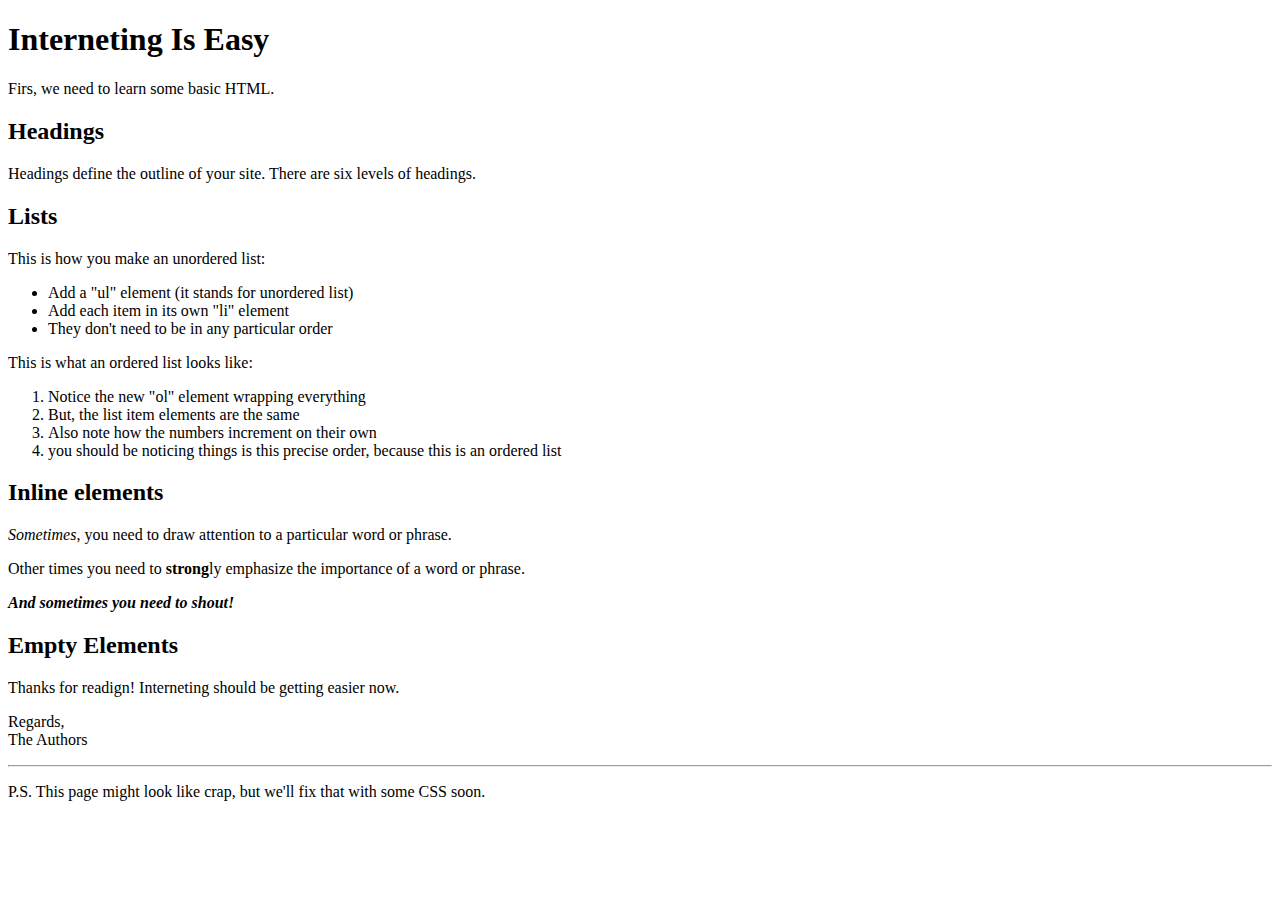
<file: main/index.html>
<!DOCTYPE html>
<html lang="en">
<head>
    <meta charset="UTF-8">
    <meta name="viewport" content="width=device-width, initial-scale=1.0">
    <title>Internetting Is Hard</title>
</head>
<body>
    <h1>Interneting Is Easy</h1>
    <p>Firs, we need to learn some basic HTML.</p>

    <h2>Headings</h2>
    <p>Headings define the outline of your site. There are six levels of headings.</p>

    <h2>Lists</h2>
    <p>This is how you make an unordered list:</p>

    <ul>
      <li>Add a "ul" element (it stands for unordered list) </li>
      <li>Add each item in its own "li" element</li>
      <li>They don't need to be in any particular order</li>
    </ul>

    <p>This is what an ordered list looks like:</p>

    <ol>
      <li>Notice the new "ol" element wrapping everything</li>
      <li>But, the list item elements are the same</li>
      <li>Also note how the numbers increment on their own</li>
      <li>you should be noticing things is this precise order, because this is an ordered list</li>
    </ol>

    <h2>Inline elements</h2>

    <p><em>Sometimes</em>, you need to draw attention to a particular word or phrase.</p>
    <p>Other times you need to <strong>strong</strong>ly emphasize the importance of a word or phrase.</p>
    <p><em><strong>And sometimes you need to shout!</strong></em></p>

    <h2>Empty Elements</h2>

    <p>Thanks for readign! Interneting should be getting easier now.</p>

    <p>Regards, <br/>
      The Authors</p>

    <hr/>

    <p>P.S. This page might look like crap, but we'll fix that with some CSS soon.</p>
    

  </body>
</html>
</file>
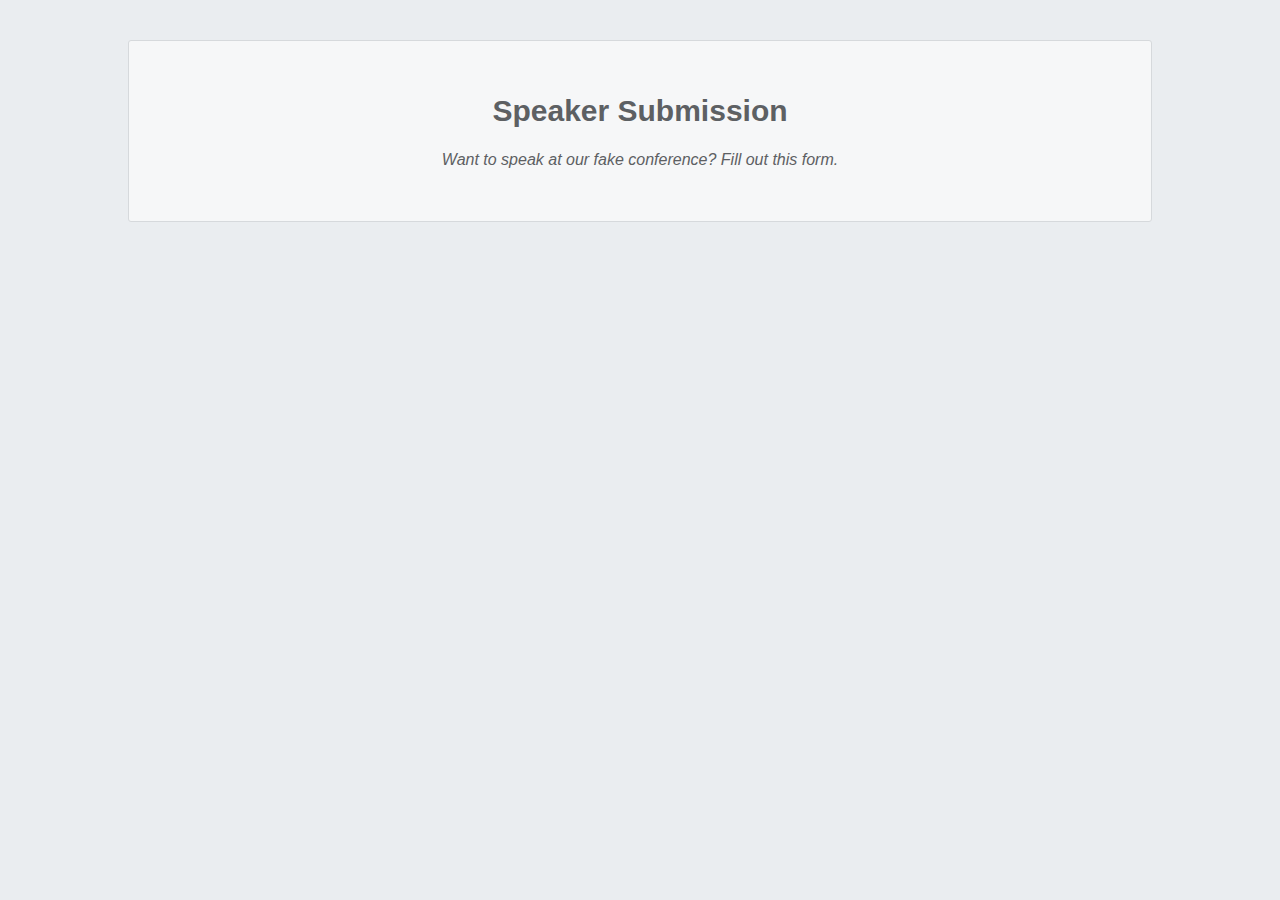
<file: forms/speaker-submission.html>
<!doctype html>
<html lang="en">
<head>
    <meta charset="UTF-8">
    <meta name="viewport"
          content="width=device-width, user-scalable=no, initial-scale=1.0, maximum-scale=1.0, minimum-scale=1.0">
    <meta http-equiv="X-UA-Compatible" content="ie=edge">
    <title>Speaker Submission</title>
    <link rel="stylesheet" href="styles.css" />
</head>
<body>
    <header class="speaker-form-header">
        <h1>Speaker Submission</h1>
        <p><em>Want to speak at our fake conference? Fill out this form.</em></p>
    </header>
</body>
</html>
</file>
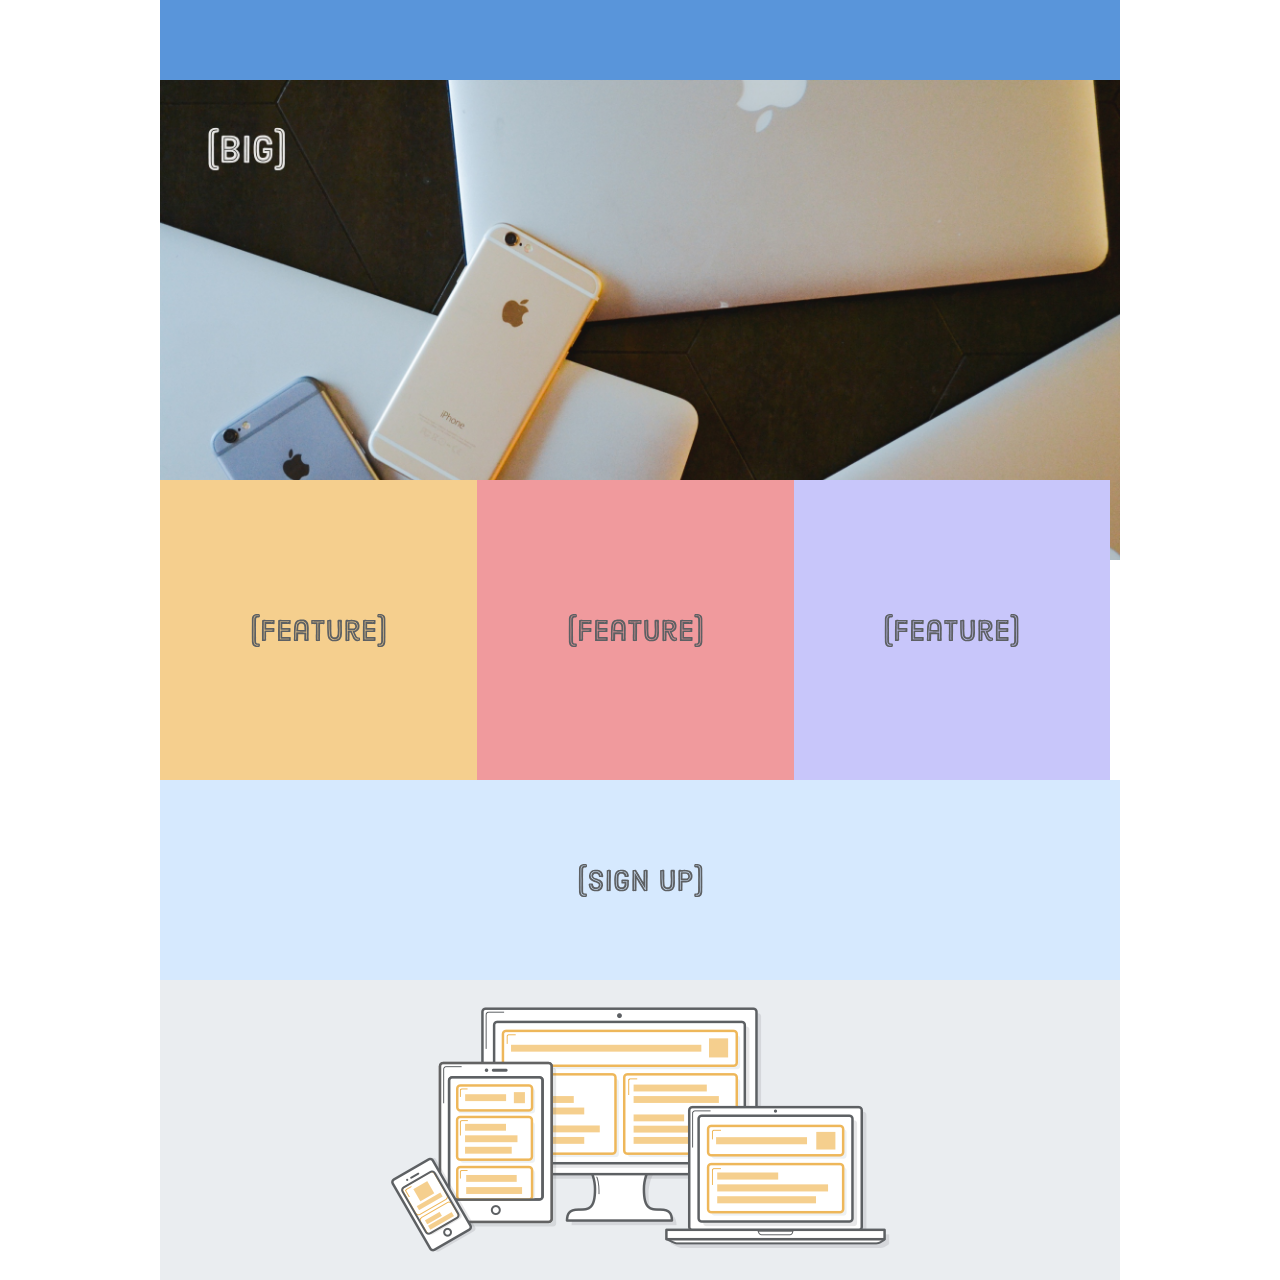
<file: responsive-design/responsive.html>
<!DOCTYPE html>
<html lang="en">
<head>
    <meta charset="UTF-8">
    <meta http-equiv="X-UA-Compatible" content="IE=edge">
    <meta name="viewport" content="width=device-width, initial-scale=1.0, maximum-scale=1.0" />
    <title>Responsive Design</title>
    <link href="styles.css" rel="stylesheet"/>
</head>
<body>
    <div class="page">
        <div class="section menu"></div>
        <div class="section header">
            <div class="photo">
                <picture>
                    <source media="(min-width: 401px)"
                            srcset="images/photo-big.jpg" />
                    <source media="(max-width: 400px)" srcset="images/photo-tall.jpg" />
                    <img src="images/photo-small.jpg" />
                </picture>
                <!--<img src="images/photo-small.jpg" srcset="images/photo-big.jpg 2000w, images/photo-small.jpg 1000w" sizes="(min-width: 960px) 960px, 100vw" />-->
            </div>
        </div>
        <div class="section content">
            <div class="illustration">
                <img src="images/illustration-small.png" srcset="images/illustration-small.png 1x, images/illustration-big.png 2x" style="max-width: 500px"/>
            </div>
        </div>
        <div class="section sign-up">
            <img src="images/sign-up.svg"/>
        </div>
        <div class="section feature-1">
            <img src="images/feature.svg"/>
        </div>
        <div class="section feature-2">
            <img src="images/feature.svg"/>
        </div>
        <div class="section feature-3">
            <img src="images/feature.svg"/>
        </div>
    </div>
</body>
</html>
</file>
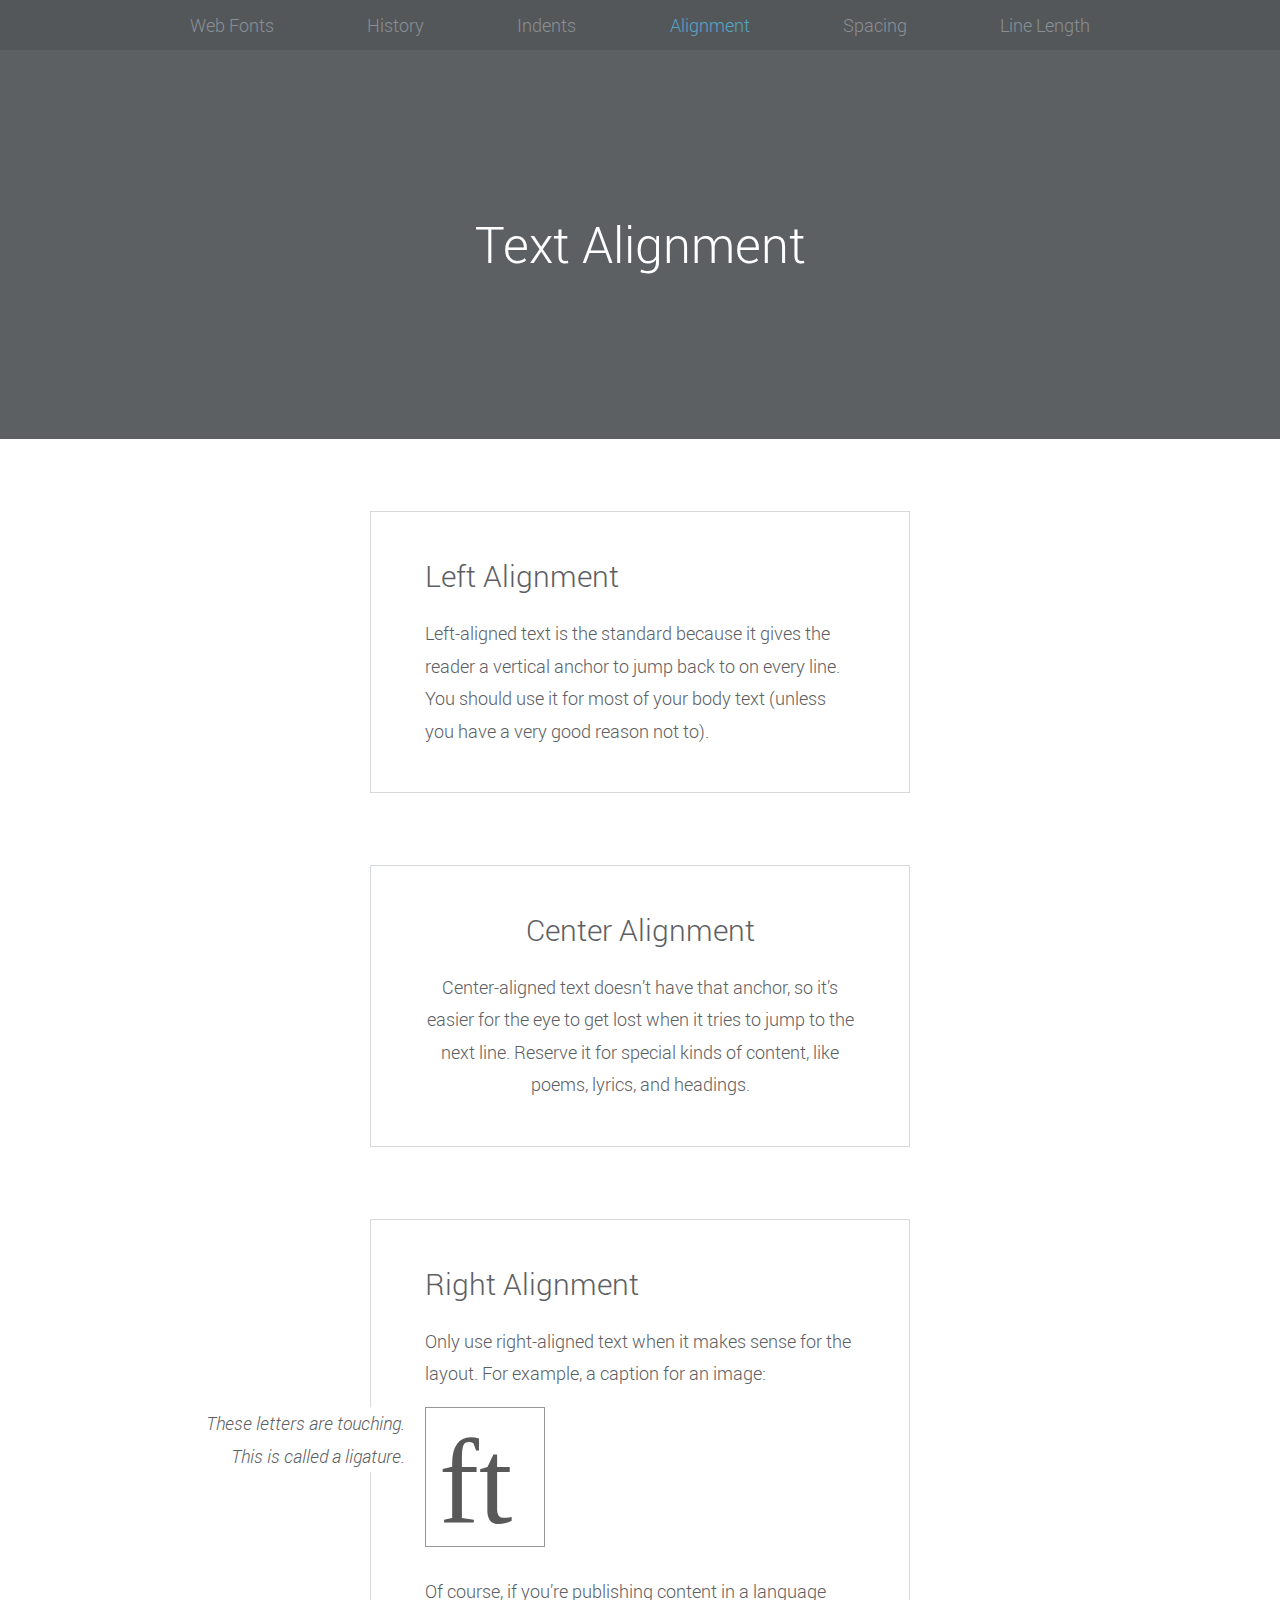
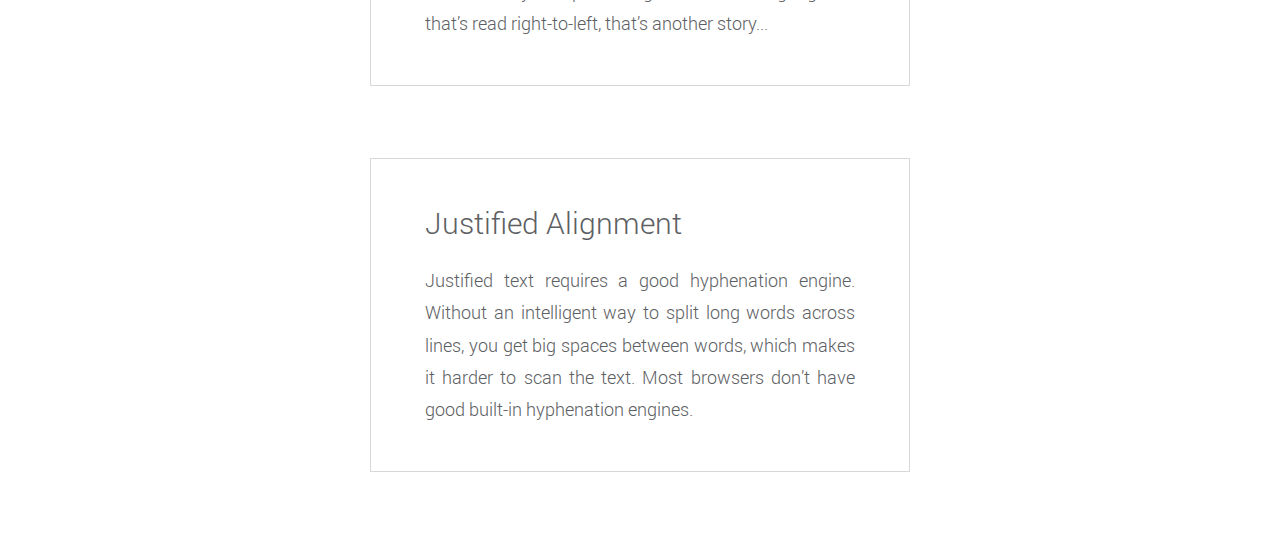
<file: web-typography/alignment.html>
<!DOCTYPE html>
<html lang='en'>
<head>
  <meta charset='UTF-8'/>
  <title>Text Alignment</title>
  <link rel='stylesheet' href='typo.css'/>
  <style>
    .left {
      text-align: left;
    }
    .center {
      text-align: center;
    }
    figcaption {
      display: none;
    }
    .justify {
      text-align: justify;
    }
    @media only screen and (min-width: 900px) {
      figure {
        position: relative;
      }
      figcaption {
        display: block;

        font-style: italic;
        text-align: right;
        background-color: #FFFFFF;

        position: absolute;
        left: -220px;
        width: 200px;
      }
    }
  </style>
</head>
<body>

<header>
  <nav>
    <ul>
      <li><a href='web-fonts.html'>Web Fonts</a></li>
      <li><a href='history.html'>History</a></li>
      <li><a href='indents.html'>Indents</a></li>
      <li class='selected'>Alignment</li>
      <li><a href='spacing.html'>Spacing</a></li>
      <li><a href='line-length.html'>Line Length</a></li>
    </ul>
  </nav>
  <div class='hero'>
    <h1>Text Alignment</h1>
  </div>
</header>

<div class='page'>

  <section class='section section--gray left'>
    <h2>Left Alignment</h2>

    <p>Left-aligned text is the standard because it gives the reader a vertical
    anchor to jump back to on every line. You should use it for most of your body
    text (unless you have a very good reason not to).</p>

  </section>

  <section class='section section--gray center'>
    <h2>Center Alignment</h2>

    <p>Center-aligned text doesn’t have that anchor, so it’s easier for the eye
    to get lost when it tries to jump to the next line. Reserve it for special
    kinds of content, like poems, lyrics, and headings.</p>

  </section>

  <section class='section section--gray'>
    <h2>Right Alignment</h2>

    <p>Only use right-aligned text when it makes sense for the layout. For
    example, a caption for an image:</p>

    <figure>
      <figcaption>These letters are touching. This is called a
      ligature.</figcaption>
      <img src='ligature.svg'/>
    </figure>

    <p>Of course, if you’re publishing content in a language that’s read
    right-to-left, that’s another story...</p>

  </section>

  <section class='section section--gray justify'>

    <h2>Justified Alignment</h2>

    <p>Justified text requires a good hyphenation engine. Without an intelligent
    way to split long words across lines, you get big spaces between words, which
    makes it harder to scan the text. Most browsers don’t have good built-in
    hyphenation engines.</p>
    
  </section>

</div>

</body>
</html>
</file>
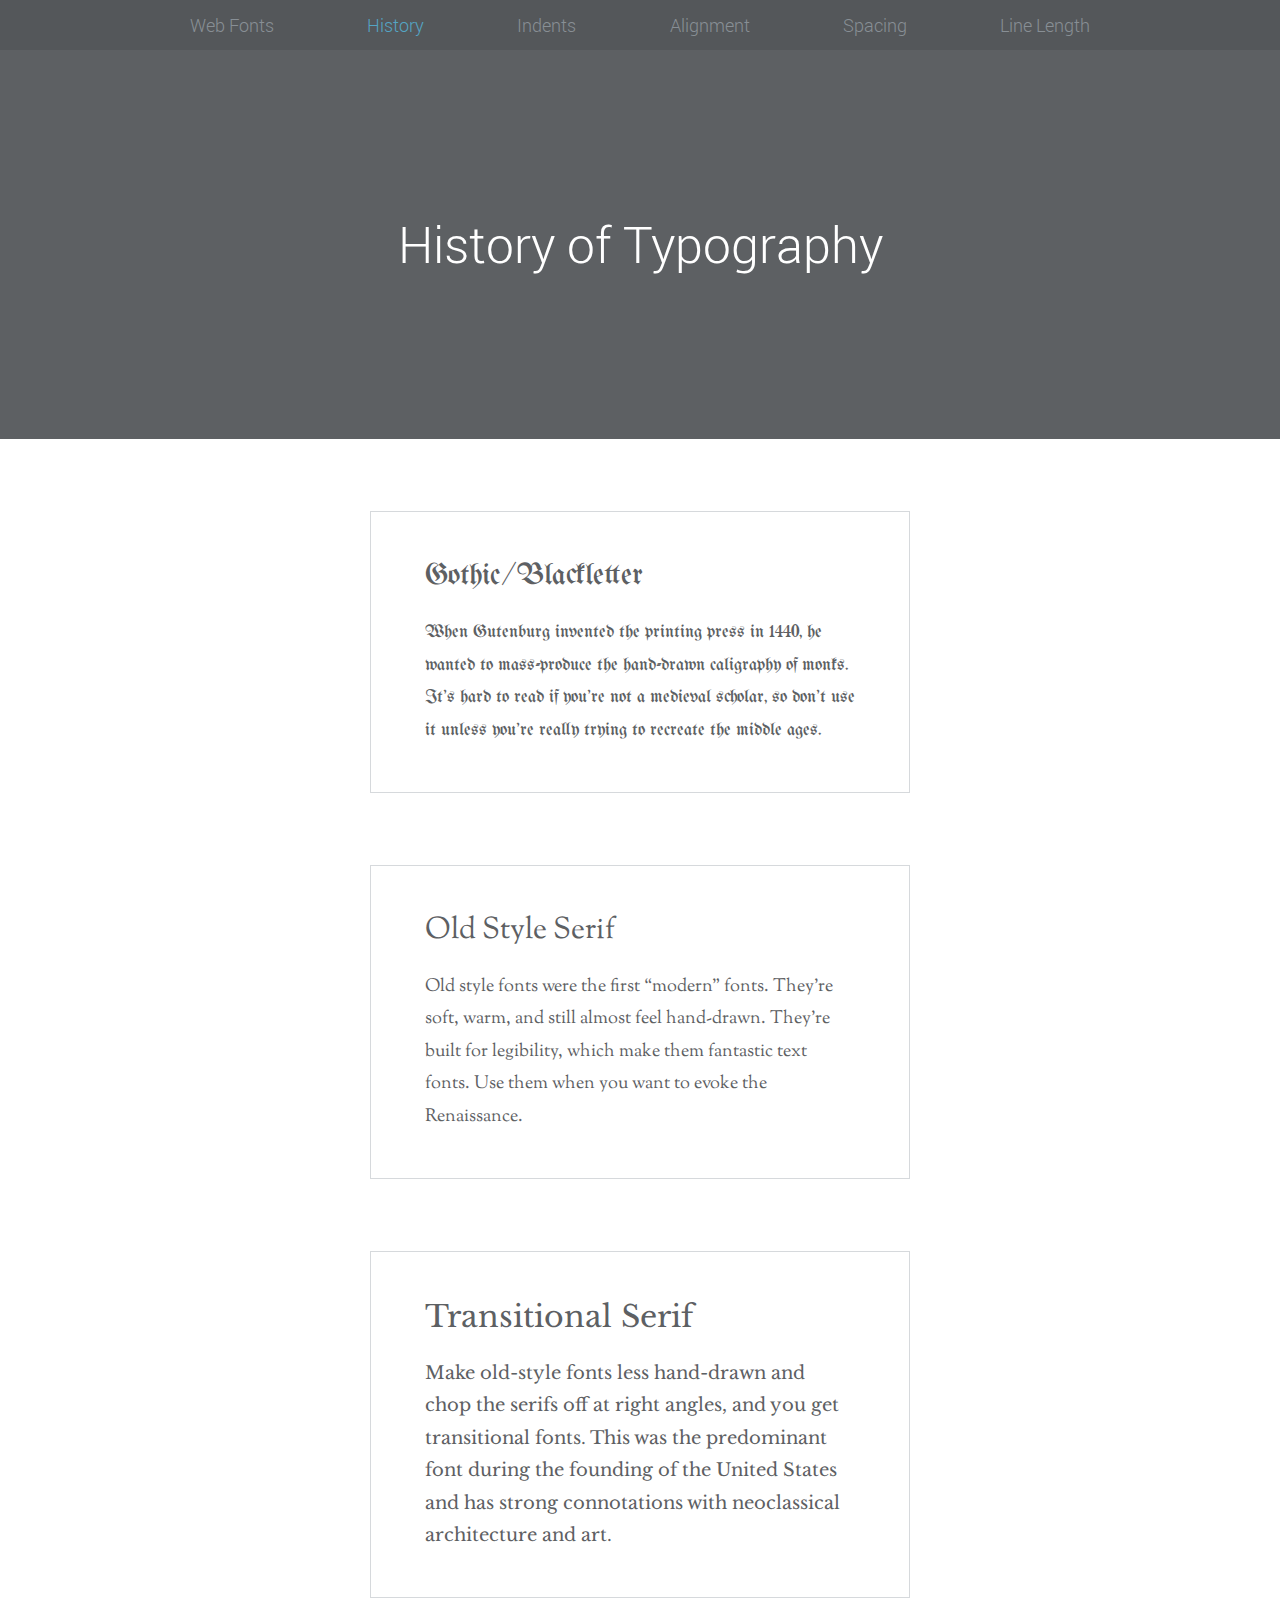
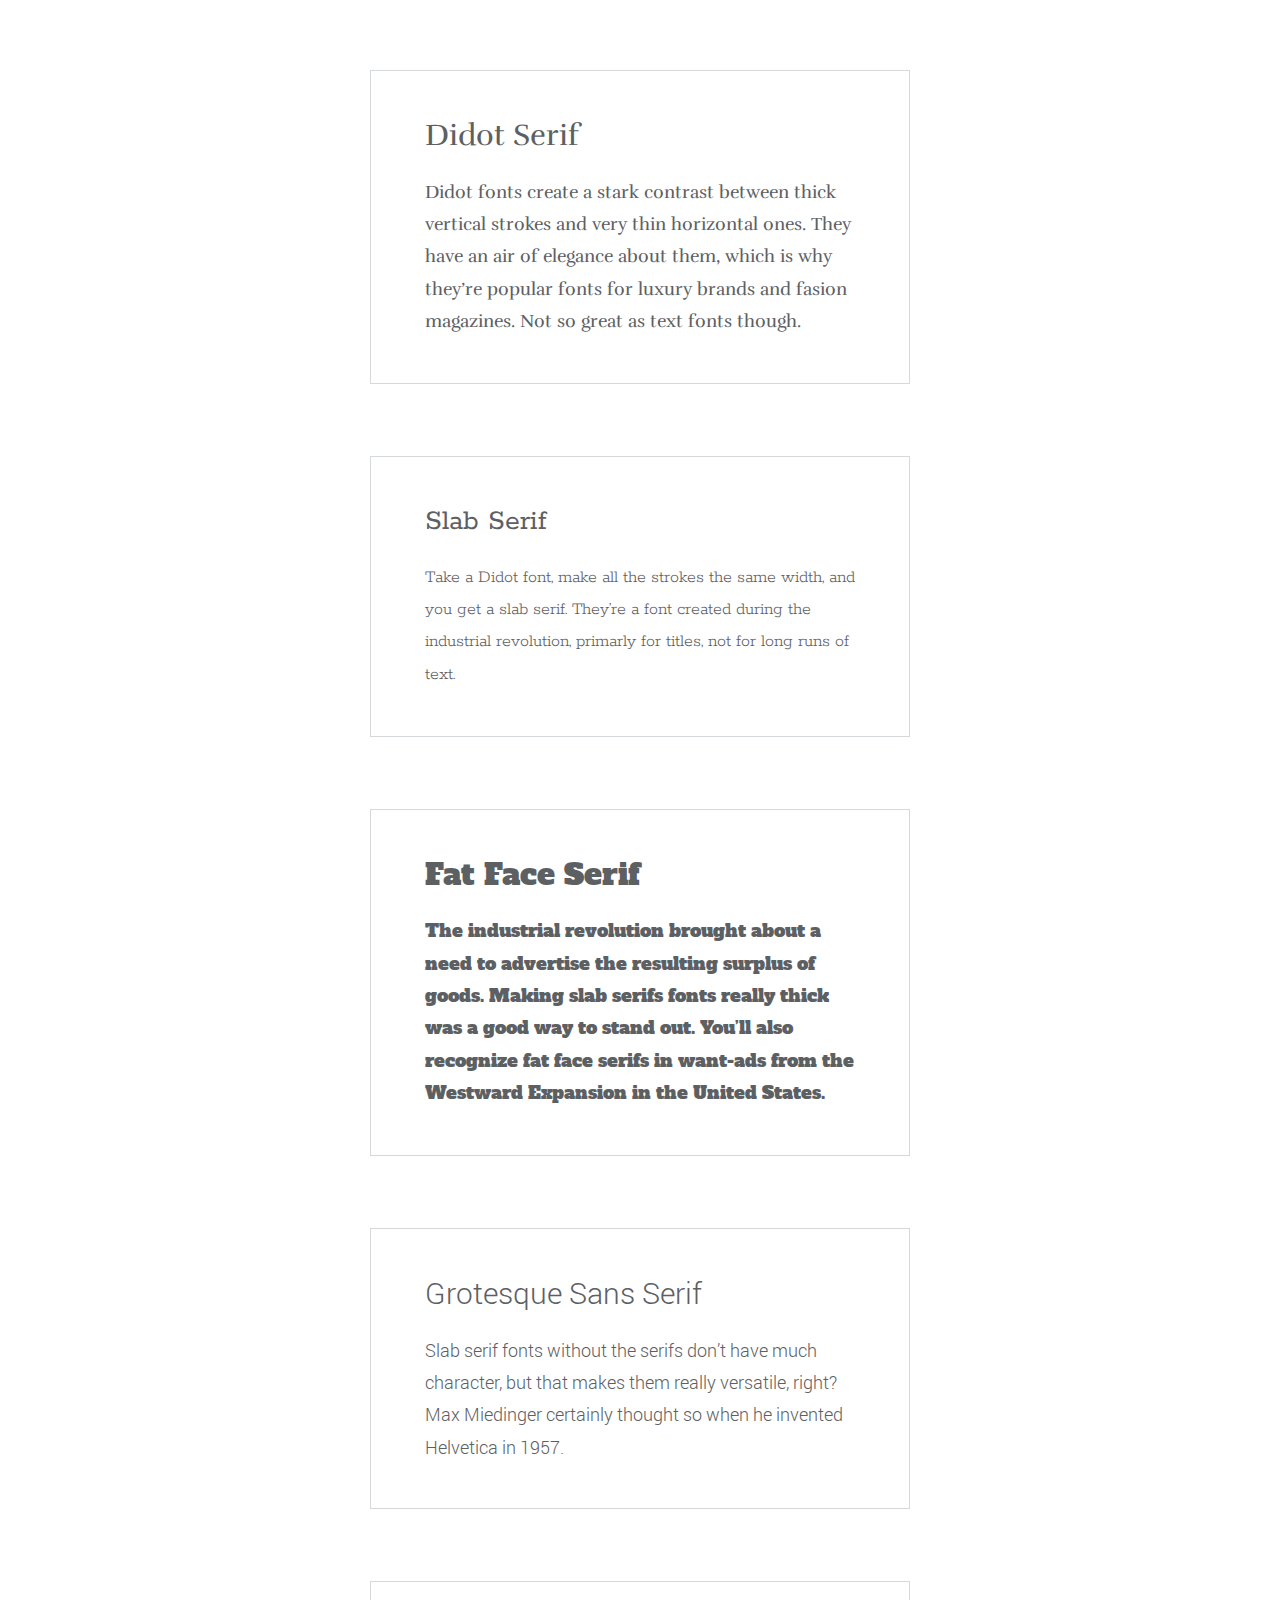
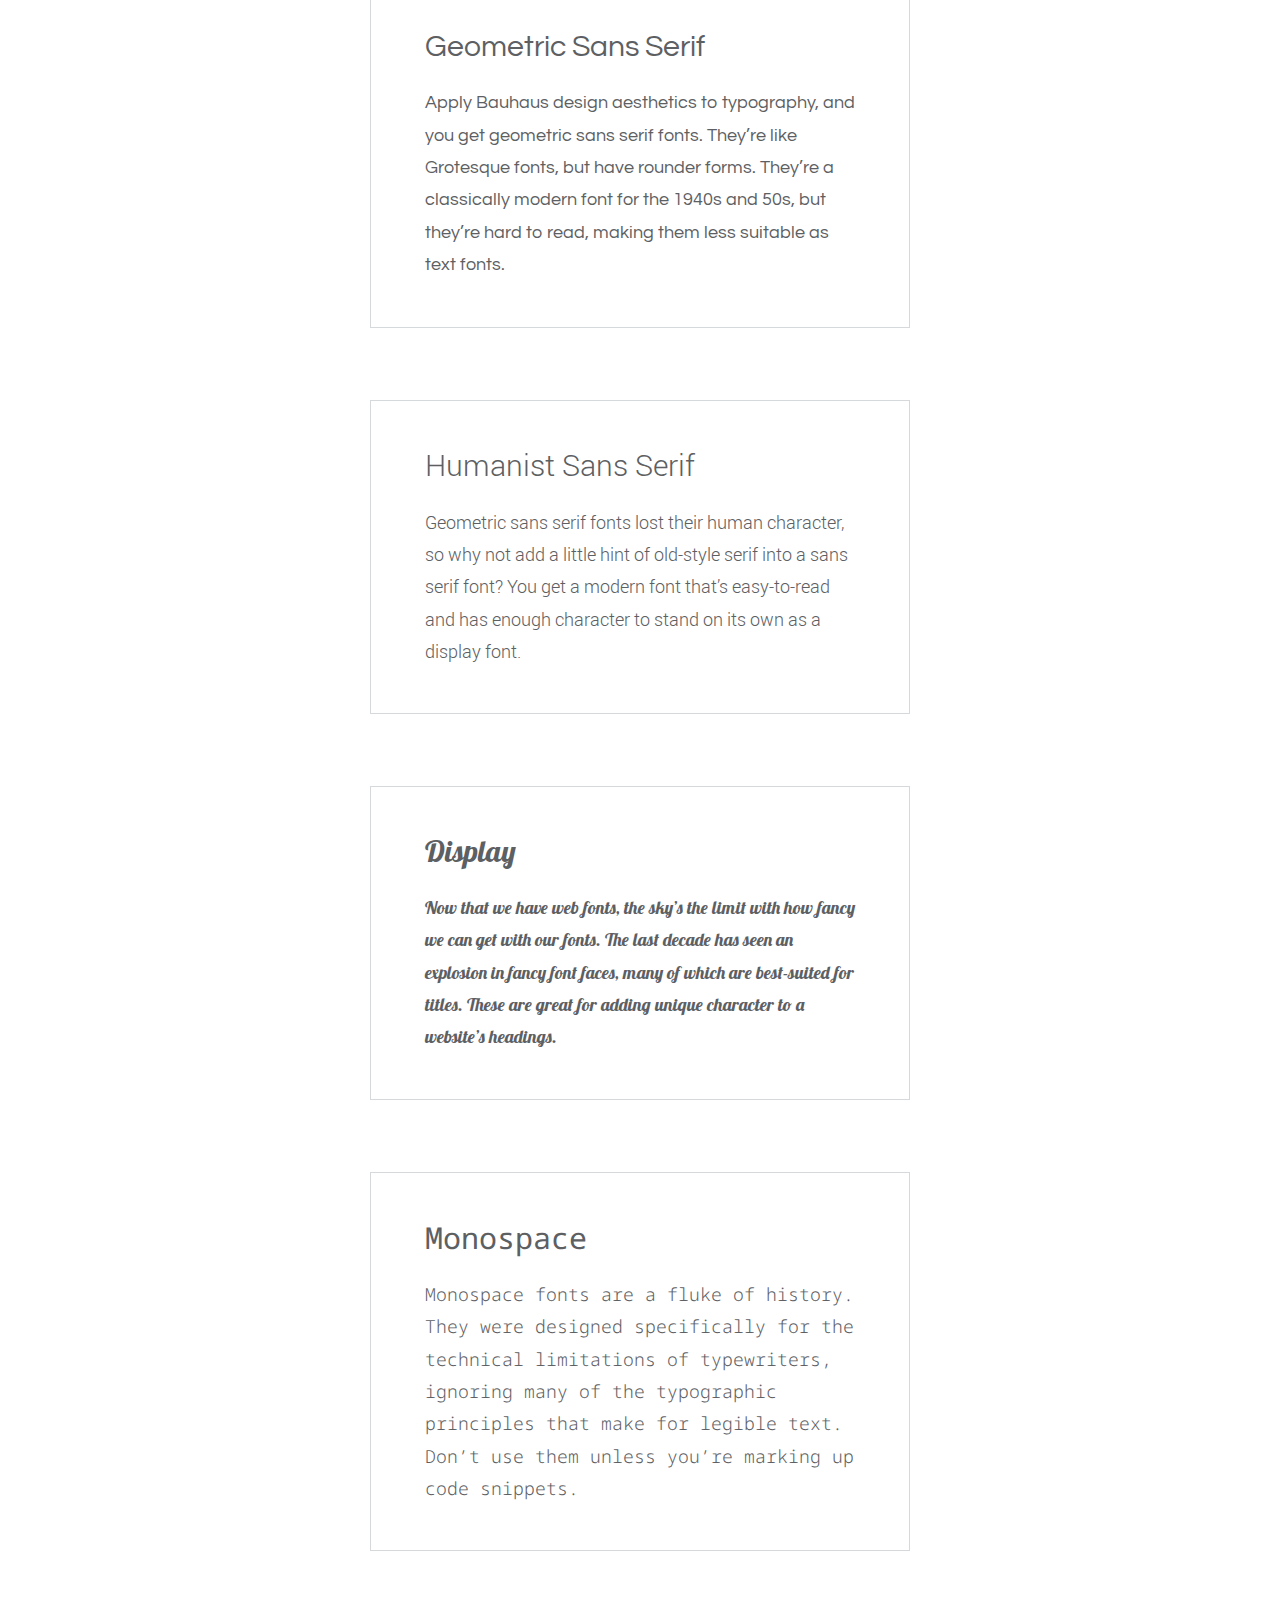
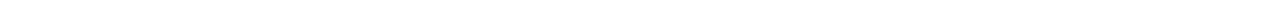
<file: web-typography/history.html>
<!DOCTYPE html>
<html lang='en'>
<head>
  <meta charset='UTF-8'/>
  <title>History of Typography</title>
  <link rel="preconnect" href="https://fonts.gstatic.com">
  <link href="https://fonts.googleapis.com/css?family=Alfa+Slab+One|Droid+Sans+Mono|Lato|Libre+Baskerville|Lobster|Questrial|Rokkitt|Rufina|Sorts+Mill+Goudy|UnifrakturMaguntia" rel="stylesheet">
  <link rel='stylesheet' href='typo.css'/>
  <style>
    .blackletter {
      font-family: "UnifrakturMaguntia", cursive;
    }
    .old-style {
      font-family: "Sorts Mill Goudy", serif;
    }
    .transitional {
      font-family: "Libre Baskerville", serif;
    }
    .didot {
      font-family: "Rufina", serif;
    }
    .slab {
      font-family: "Rokkitt", serif;
    }
    .fat-face {
      font-family: "Alfa Slab One", cursive;
    }
    .grotesque {
      font-family: "Roboto", sans-serif;
    }
    .geometric {
      font-family: "Questrial", sans-serif;
    }
    .humanist {
      font-family: "Lato", sans-serif;
    }
    .display {
      font-family: "Lobster", cursive;
    }
    .monospace {
      font-family: "Droid Sans Mono", monospace;
    }
  </style>
</head>
<body>

  <header>
    <nav>
      <ul>
        <li><a href='web-fonts.html'>Web Fonts</a></li>
        <li class='selected'>History</li>
        <li><a href='indents.html'>Indents</a></li>
        <li><a href='alignment.html'>Alignment</a></li>
        <li><a href='spacing.html'>Spacing</a></li>
        <li><a href='line-length.html'>Line Length</a></li>
      </ul>
    </nav>
    <div class='hero'>
      <h1>History of Typography</h1>
    </div>
  </header>

  <div class='page'>

    <section class='section section--gray blackletter'>
      <h2>Gothic/Blackletter</h2>

      <p>When Gutenburg invented the printing press in 1440, he wanted to
      mass-produce the hand-drawn caligraphy of monks. It’s hard to read if
      you’re not a medieval scholar, so don’t use it unless you’re really trying
      to recreate the middle ages.</p>

    </section>

    <section class='section section--gray old-style'>
      <h2>Old Style Serif</h2>

      <p>Old style fonts were the first “modern” fonts. They’re soft, warm, and
      still almost feel hand-drawn. They’re built for legibility, which make them
      fantastic text fonts. Use them when you want to evoke the Renaissance.</p>
    </section>

    <section class='section section--gray transitional'>
      <h2>Transitional Serif</h2>

      <p>Make old-style fonts less hand-drawn and chop the serifs off at right
      angles, and you get transitional fonts. This was the predominant font
      during the founding of the United States and has strong connotations with
      neoclassical architecture and art.</p>
    </section>


    <section class='section section--gray didot'>
      <h2>Didot Serif</h2>

      <p>Didot fonts create a stark contrast between thick vertical strokes and
      very thin horizontal ones. They have an air of elegance about them, which
      is why they’re popular fonts for luxury brands and fasion magazines. Not so
      great as text fonts though.</p>
    </section>


    <section class='section section--gray slab'>
      <h2>Slab Serif</h2>

      <p>Take a Didot font, make all the strokes the same width, and you get a
      slab serif. They’re a font created during the industrial revolution,
      primarly for titles, not for long runs of text.</p>
    </section>


    <section class='section section--gray fat-face'>
      <h2>Fat Face Serif</h2>

      <p>The industrial revolution brought about a need to advertise the
      resulting surplus of goods. Making slab serifs fonts really thick was a
      good way to stand out. You’ll also recognize fat face serifs in want-ads
      from the Westward Expansion in the United States.</p>

    </section>

    <section class='section section--gray grotesque'>
      <h2>Grotesque Sans Serif</h2>

      <p>Slab serif fonts without the serifs don’t have much character, but that
      makes them really versatile, right? Max Miedinger certainly thought so when
      he invented Helvetica in 1957.</p>

    </section>

    <section class='section section--gray geometric'>
      <h2>Geometric Sans Serif</h2>

      <p>Apply Bauhaus design aesthetics to typography, and you get geometric
      sans serif fonts. They’re like Grotesque fonts, but have rounder forms.
      They’re a classically modern font for the 1940s and 50s, but they’re hard
      to read, making them less suitable as text fonts.</p>

    </section>

    <section class='section section--gray humansit'>
      <h2>Humanist Sans Serif</h2>

      <p>Geometric sans serif fonts lost their human character, so why not add a
      little hint of old-style serif into a sans serif font? You get a modern
      font that’s easy-to-read and has enough character to stand on its own as a
      display font.</p>

    </section>

    <section class='section section--gray display'>
      <h2>Display</h2>

      <p>Now that we have web fonts, the sky’s the limit with how fancy we can
      get with our fonts. The last decade has seen an explosion in fancy font
      faces, many of which are best-suited for titles. These are great for adding
      unique character to a website’s headings.</p>

    </section>

    <section class='section section--gray monospace'>
      <h2>Monospace</h2>

      <p>Monospace fonts are a fluke of history. They were designed specifically
      for the technical limitations of typewriters, ignoring many of the
      typographic principles that make for legible text. Don’t use them unless
      you’re marking up code snippets.</p>

    </section>

  </div>

</body>
</html>
</file>
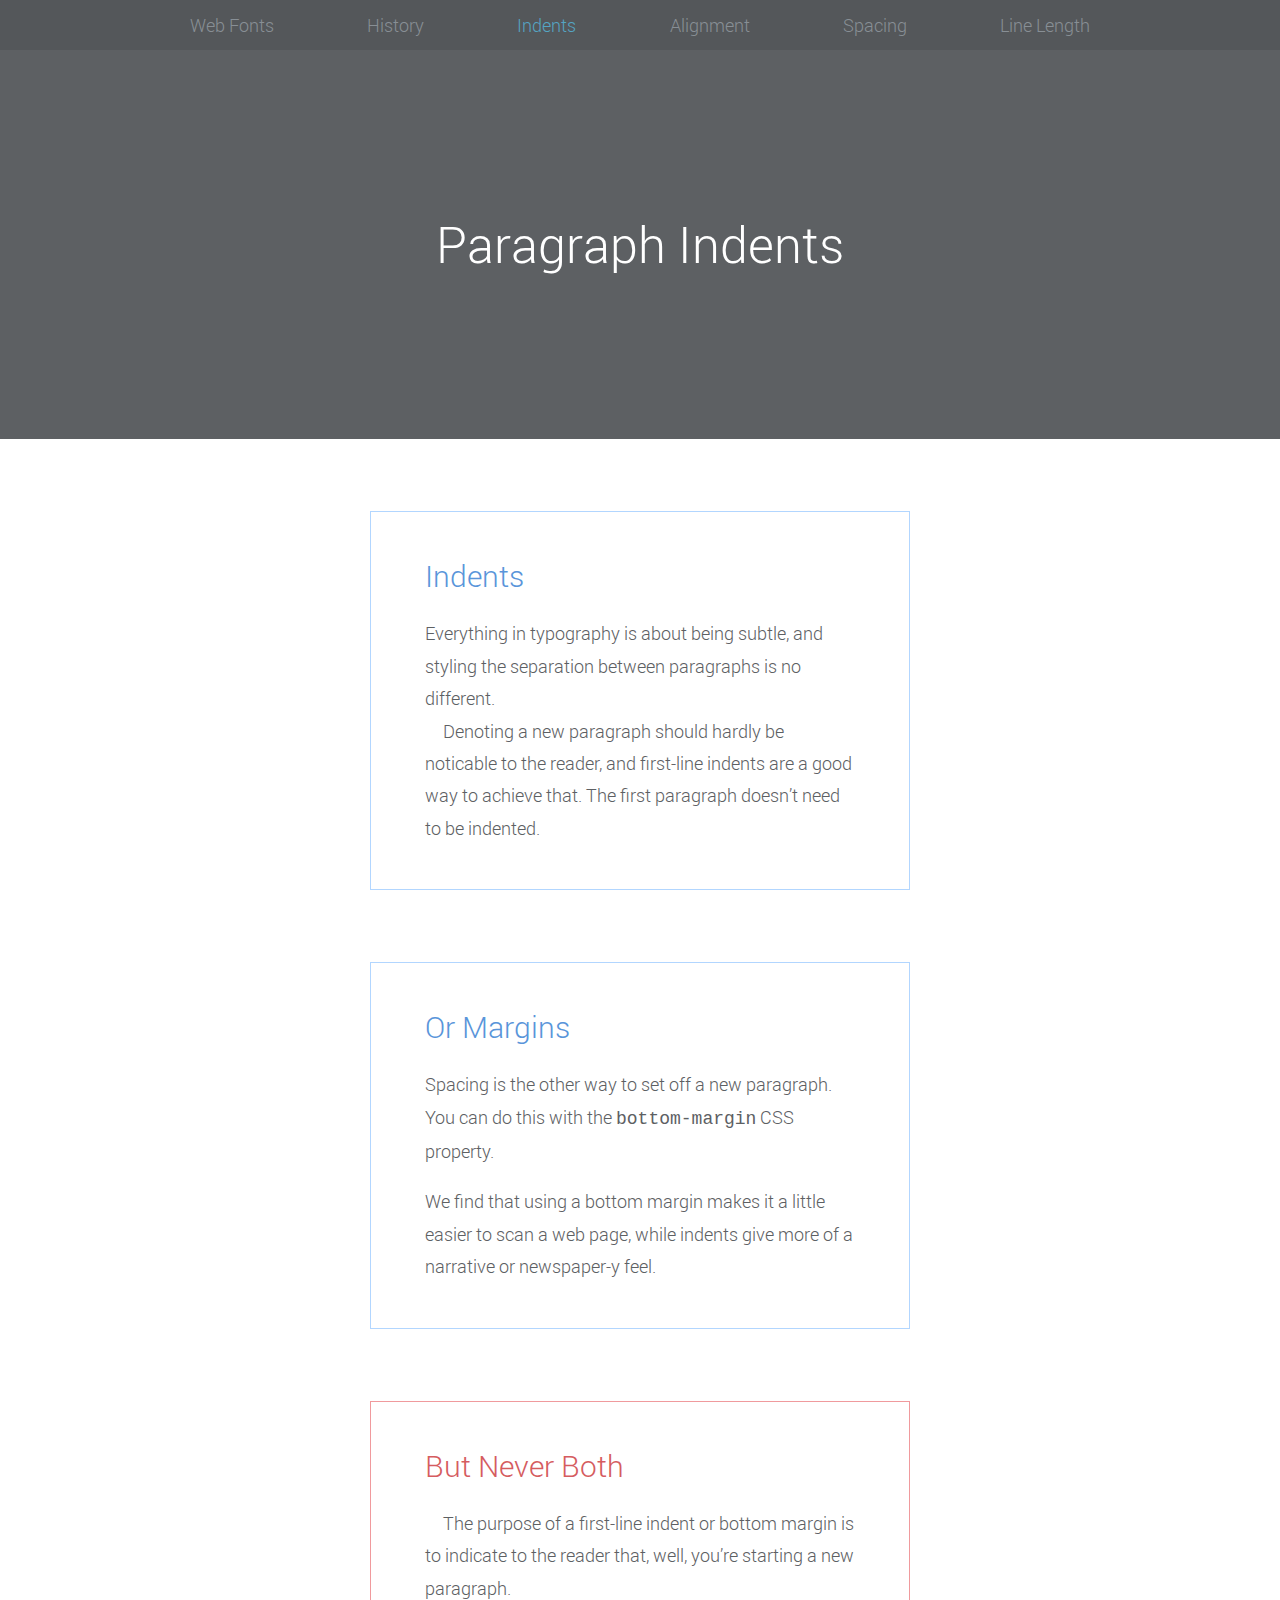
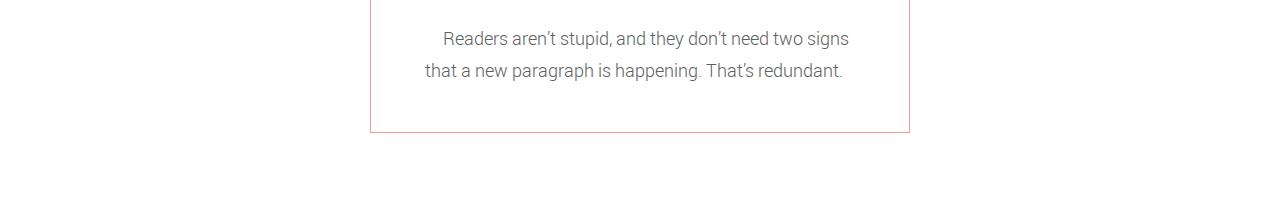
<file: web-typography/indents.html>
<!DOCTYPE html>
<html lang='en'>
<head>
  <meta charset='UTF-8'/>
  <title>Paragraph Indents</title>
  <link rel='stylesheet' href='typo.css'/>
  <style>
    .paragraph-indent p {
      text-indent: 1em;
      margin-bottom: 0;
    }
    .paragraph-indent p:first-of-type {
      text-indent: 0;
    }
    /* NEVER EVER DO THIS! DESIGNERS WILL JUDGE YOU FOR THIS */
    .never-both p {
      text-indent: 1em;
      margin-bottom: 1em;
    }
  </style>
</head>
<body>
  <header>
    <nav>
      <ul>
        <li><a href='web-fonts.html'>Web Fonts</a></li>
        <li><a href='history.html'>History</a></li>
        <li class='selected'>Indents</li>
        <li><a href='alignment.html'>Alignment</a></li>
        <li><a href='spacing.html'>Spacing</a></li>
        <li><a href='line-length.html'>Line Length</a></li>
      </ul>
    </nav>
    <div class='hero'>
      <h1>Paragraph Indents</h1>
    </div>
  </header>

  <div class='page'>

    <section class='section section--blue paragraph-indent'>
      <h2>Indents</h2>

      <p>Everything in typography is about being subtle, and styling the separation
      between paragraphs is no different.</p>

	  <p>Denoting a new paragraph should hardly be noticable to the reader, and
	  first-line indents are a good way to achieve that. The first paragraph
	  doesn’t need to be indented.</p>

    </section>

    <section class='section section--blue'>
      <h2>Or Margins</h2>

      <p>Spacing is the other way to set off a new paragraph. You can do this with
      the <code>bottom-margin</code> CSS property.</p>

      <p>We find that using a bottom margin makes it a little easier to scan a web
      page, while indents give more of a narrative or newspaper-y feel.</p>
    </section>

    <section class='section section--red never-both'>
      <h2>But Never Both</h2>

      <p>The purpose of a first-line indent or bottom margin is to indicate to the
      reader that, well, you’re starting a new paragraph.</p>

      <p>Readers aren’t stupid, and they don’t need two signs that a new paragraph is happening. That’s redundant.</p>

    </section>

  </div>

</body>
</html>
</file>
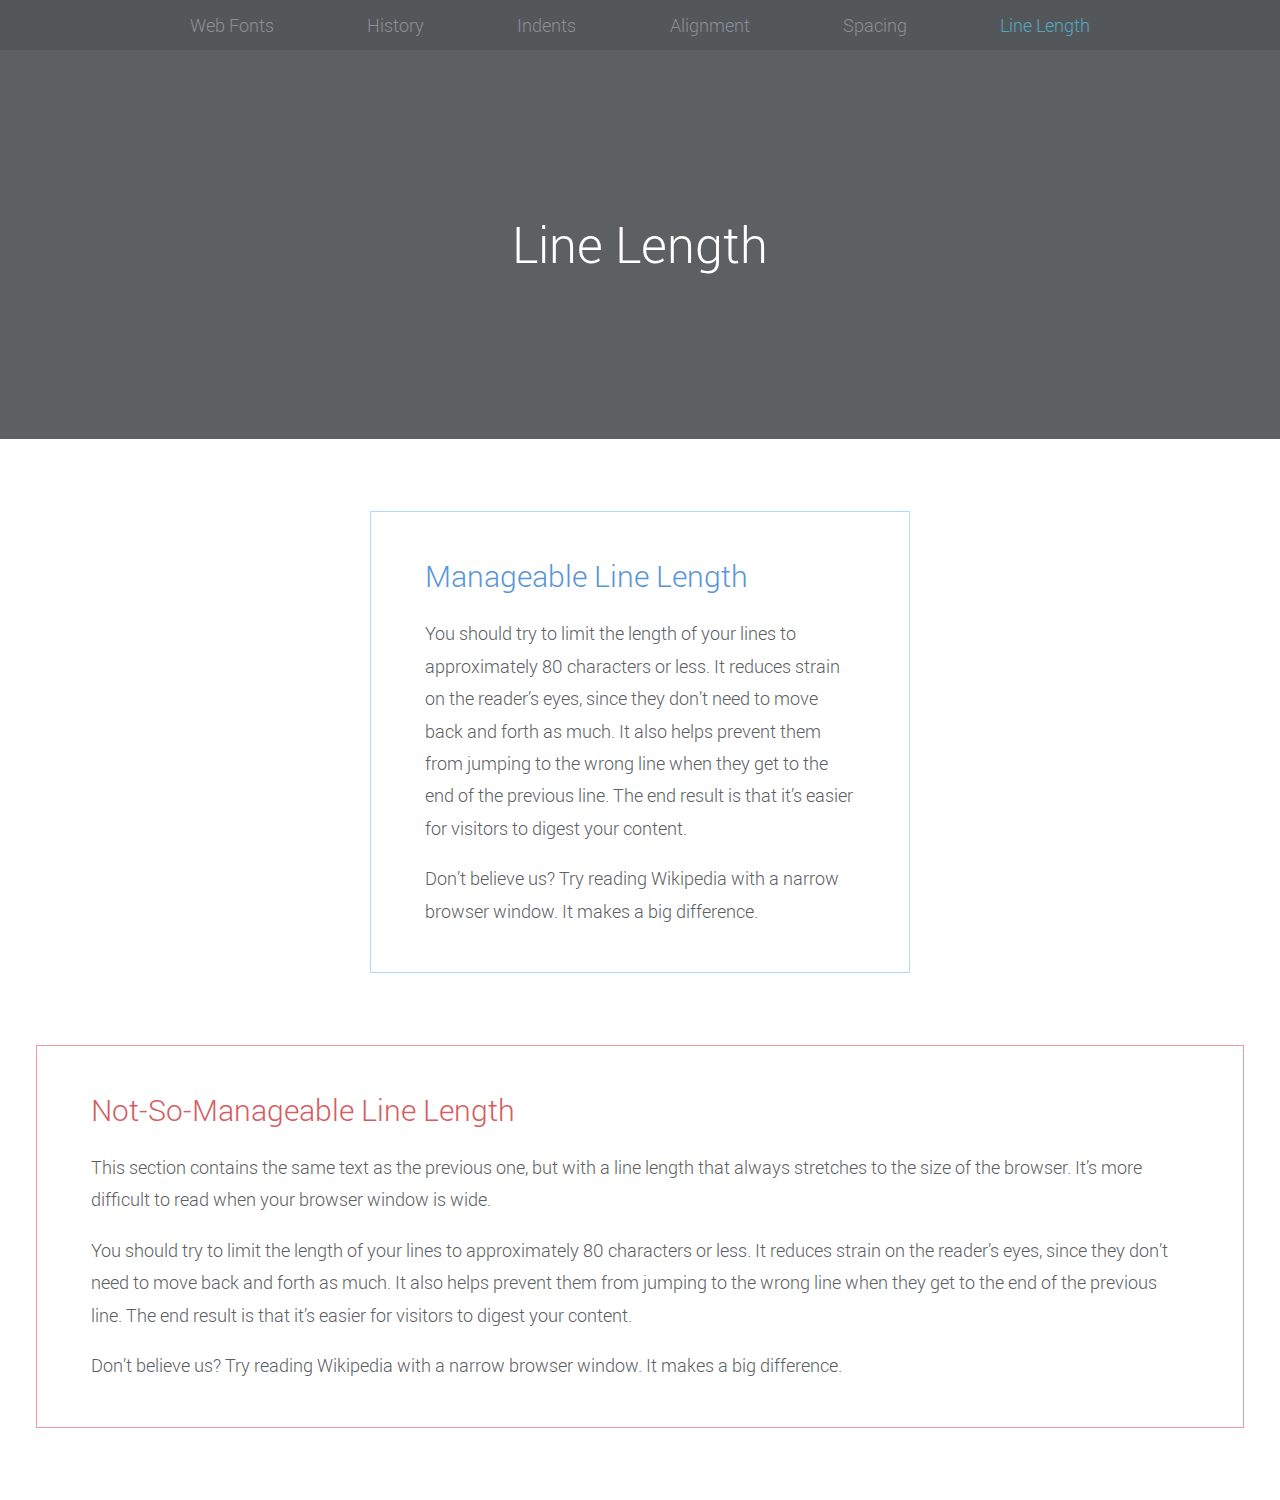
<file: web-typography/line-length.html>
<!DOCTYPE html>
<html lang='en'>
<head>
  <meta charset='UTF-8'/>
  <title>Line Length</title>
  <link rel='stylesheet' href='typo.css'/>
  <style>
    @media only screen and (min-width: 580px) {
      .not-so-manageable {
        max-width: 100%;
        margin-left: 2em;
        margin-right: 2em;
      }
    }
  </style>
</head>
<body>

  <header>
    <nav>
      <ul>
        <li><a href='web-fonts.html'>Web Fonts</a></li>
        <li><a href='history.html'>History</a></li>
        <li><a href='indents.html'>Indents</a></li>
        <li><a href='alignment.html'>Alignment</a></li>
        <li><a href='spacing.html'>Spacing</a></li>
        <li class='selected'>Line Length</li>
      </ul>
    </nav>
    <div class='hero'>
      <h1>Line Length</h1>
    </div>
  </header>

  <div class='page'>

    <section class='section section--blue'>
      <h2>Manageable Line Length</h2>

      <p>You should try to limit the length of your lines to approximately 80
      characters or less. It reduces strain on the reader’s eyes, since they don’t
      need to move back and forth as much. It also helps prevent them from jumping
      to the wrong line when they get to the end of the previous line. The end
      result is that it’s easier for visitors to digest your content.</p>

      <p>Don’t believe us? Try reading Wikipedia with a narrow browser window. It
      makes a big difference.</p>

    </section>

    <section class='section section--red not-so-manageable'>
      <h2>Not-So-Manageable Line Length</h2>

      <p>This section contains the same text as the previous one, but with a line
      length that always stretches to the size of the browser. It’s more difficult
      to read when your browser window is wide.</p>

      <p>You should try to limit the length of your lines to approximately 80
      characters or less. It reduces strain on the reader’s eyes, since they don’t
      need to move back and forth as much. It also helps prevent them from jumping
      to the wrong line when they get to the end of the previous line. The end
      result is that it’s easier for visitors to digest your content.</p>

      <p>Don’t believe us? Try reading Wikipedia with a narrow browser window. It
      makes a big difference.</p>

    </section>

  </div>

</body>
</html>
</file>
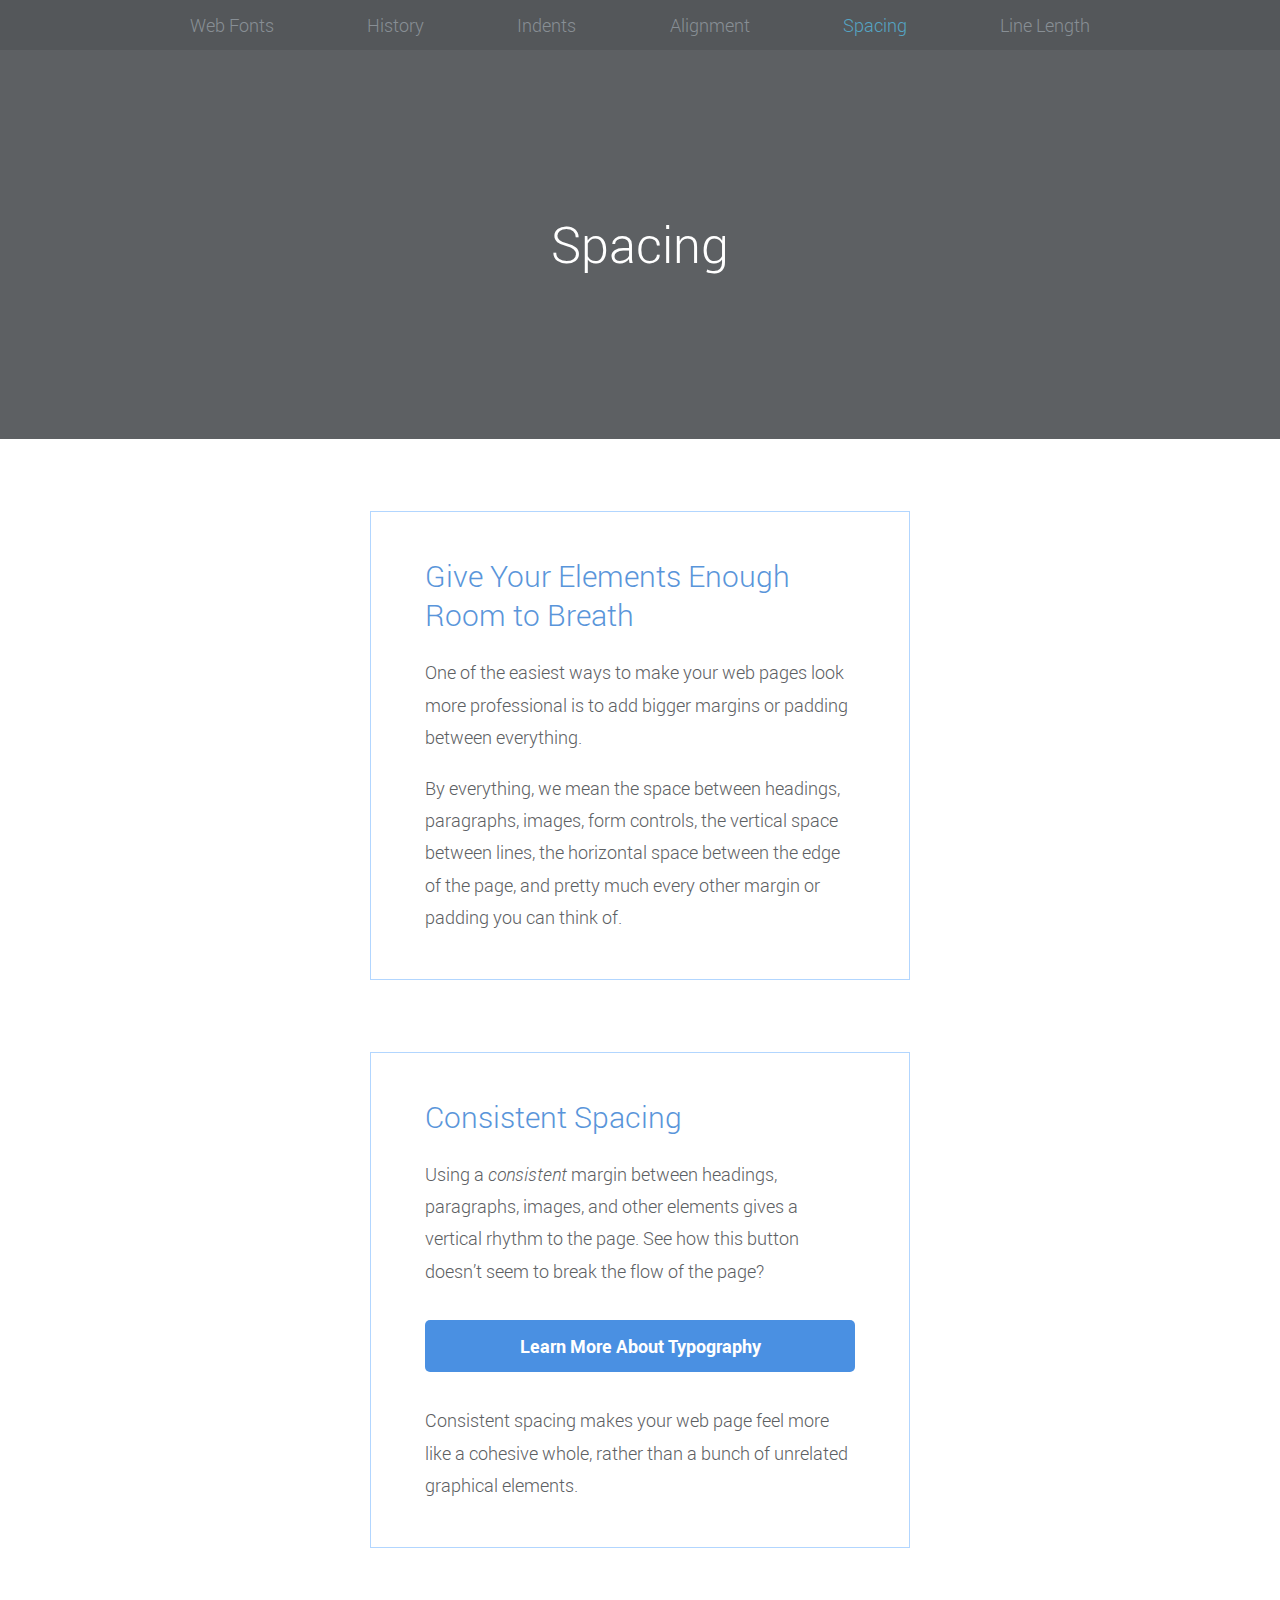
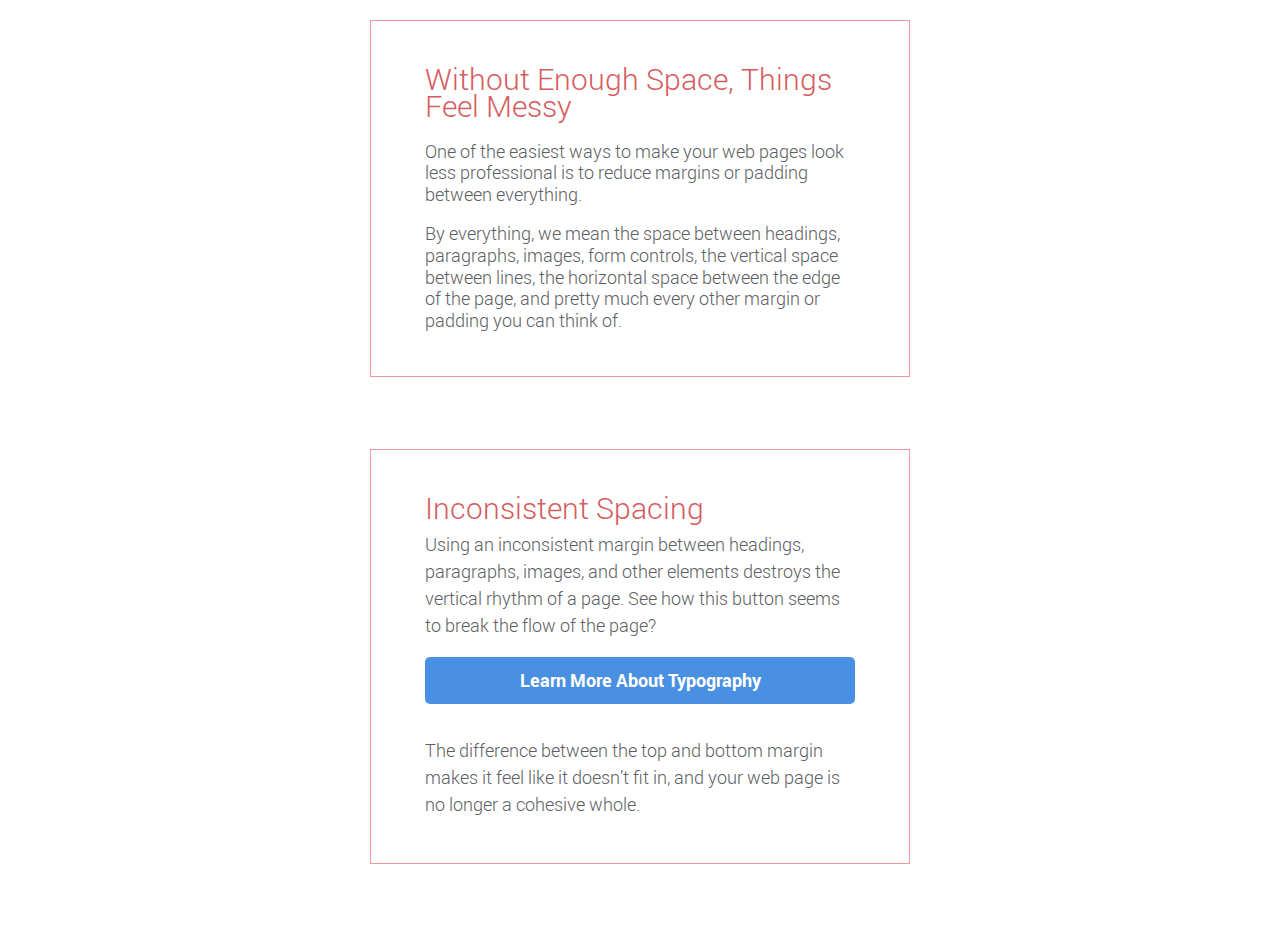
<file: web-typography/spacing.html>
<!DOCTYPE html>
<html lang='en'>
<head>
  <meta charset='UTF-8'/>
  <title>Spacing</title>
  <link rel='stylesheet' href='typo.css'/>
  <style>
    .messy {
      line-height: 1.2em;
    }
    .messy h2 {
      line-height: 0.9em;
    }
    .messy:last-of-type {
      line-height: 1.5em;
    }
    .messy:last-of-type h2 {
      margin-bottom: 0.3em;
    }
    .messy .button:link,
    .messy .button:visited {
      margin-top: 0;
    }
  </style>
</head>
<body>

  <header>
    <nav>
      <ul>
        <li><a href='web-fonts.html'>Web Fonts</a></li>
        <li><a href='history.html'>History</a></li>
        <li><a href='indents.html'>Indents</a></li>
        <li><a href='alignment.html'>Alignment</a></li>
        <li class='selected'>Spacing</li>
        <li><a href='line-length.html'>Line Length</a></li>
      </ul>
    </nav>
    <div class='hero'>
      <h1>Spacing</h1>
    </div>
  </header>

  <div class='page'>

    <section class='section section--blue'>
      <h2>Give Your Elements Enough Room to Breath</h2>

      <p>One of the easiest ways to make your web pages look more professional is
      to add bigger margins or padding between everything.</p>

      <p>By everything, we mean the space between headings, paragraphs, images,
      form controls, the vertical space between lines, the horizontal space between
      the edge of the page, and pretty much every other margin or padding you can
      think of.</p>
    </section>

    <section class='section section--blue'>
      <h2>Consistent Spacing</h2>

      <p>Using a <em>consistent</em> margin between headings, paragraphs, images,
      and other elements gives a vertical rhythm to the page. See how this button
      doesn’t seem to break the flow of the page?</p>

      <a class='button' href='#'>Learn More About Typography</a>

      <p>Consistent spacing makes your web page feel more like a cohesive whole,
      rather than a bunch of unrelated graphical elements.</p>

    </section>

    <section class='section section--red messy'>
      <h2>Without Enough Space, Things Feel Messy</h2>

      <p>One of the easiest ways to make your web pages look less professional is
      to reduce margins or padding between everything.</p>

      <p>By everything, we mean the space between headings, paragraphs, images,
      form controls, the vertical space between lines, the horizontal space between
      the edge of the page, and pretty much every other margin or padding you can
      think of.</p>
    </section>

    <section class='section section--red messy'>
      <h2>Inconsistent Spacing</h2>

      <p>Using an inconsistent margin between headings, paragraphs, images, and
      other elements destroys the vertical rhythm of a page. See how this button
      seems to break the flow of the page?</p>

      <a class='button' href='#'>Learn More About Typography</a>

      <p>The difference between the top and bottom margin makes it feel like it
      doesn’t fit in, and your web page is no longer a cohesive whole.</p>

    </section>



  </div>

</body>
</html>
</file>
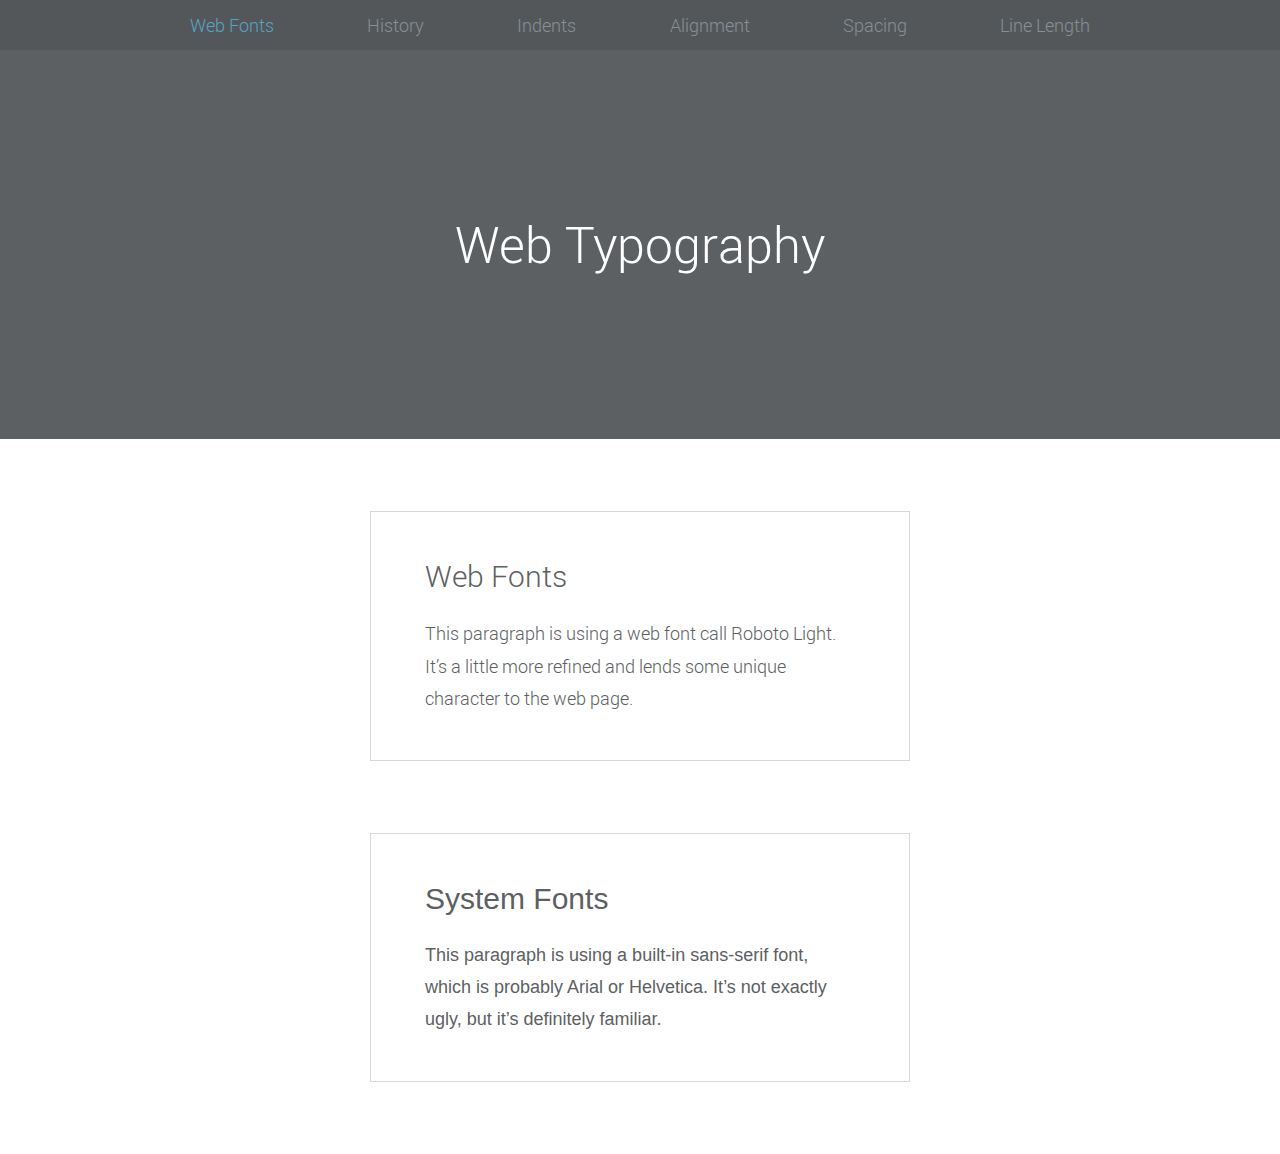
<file: web-typography/web-fonts.html>
<!DOCTYPE html>
<html lang='en'>
<head>
  <meta charset='UTF-8'/>
  <title>Web Typography</title>
  <link rel='stylesheet' href='typo.css'/>
  <style>
    .system-fonts {
      font-family: sans-serif;
    }
  </style>
</head>
<body>

  <header>
    <nav>
    <ul>
      <li class='selected'>Web Fonts</li>
      <li><a href='history.html'>History</a></li>
      <li><a href='indents.html'>Indents</a></li>
      <li><a href='alignment.html'>Alignment</a></li>
      <li><a href='spacing.html'>Spacing</a></li>
      <li><a href='line-length.html'>Line Length</a></li>
    </ul>
    </nav>
    <div class='hero'>
      <h1>Web Typography</h1>
    </div>
  </header>

  <div class='page'>

    <section class='section section--gray'>
      <h2>Web Fonts</h2>

	  <p>This paragraph is using a web font call Roboto Light. It’s a little
	  more refined and lends some unique character to the web page.</p>
	</section>

    <section class='section section--gray system-fonts'>
      <h2>System Fonts</h2>

      <p>This paragraph is using a built-in sans-serif font, which is probably
      Arial or Helvetica. It’s not exactly ugly, but it’s definitely familiar.</p>
    </section>

  </div>

</body>
</html>
</file>
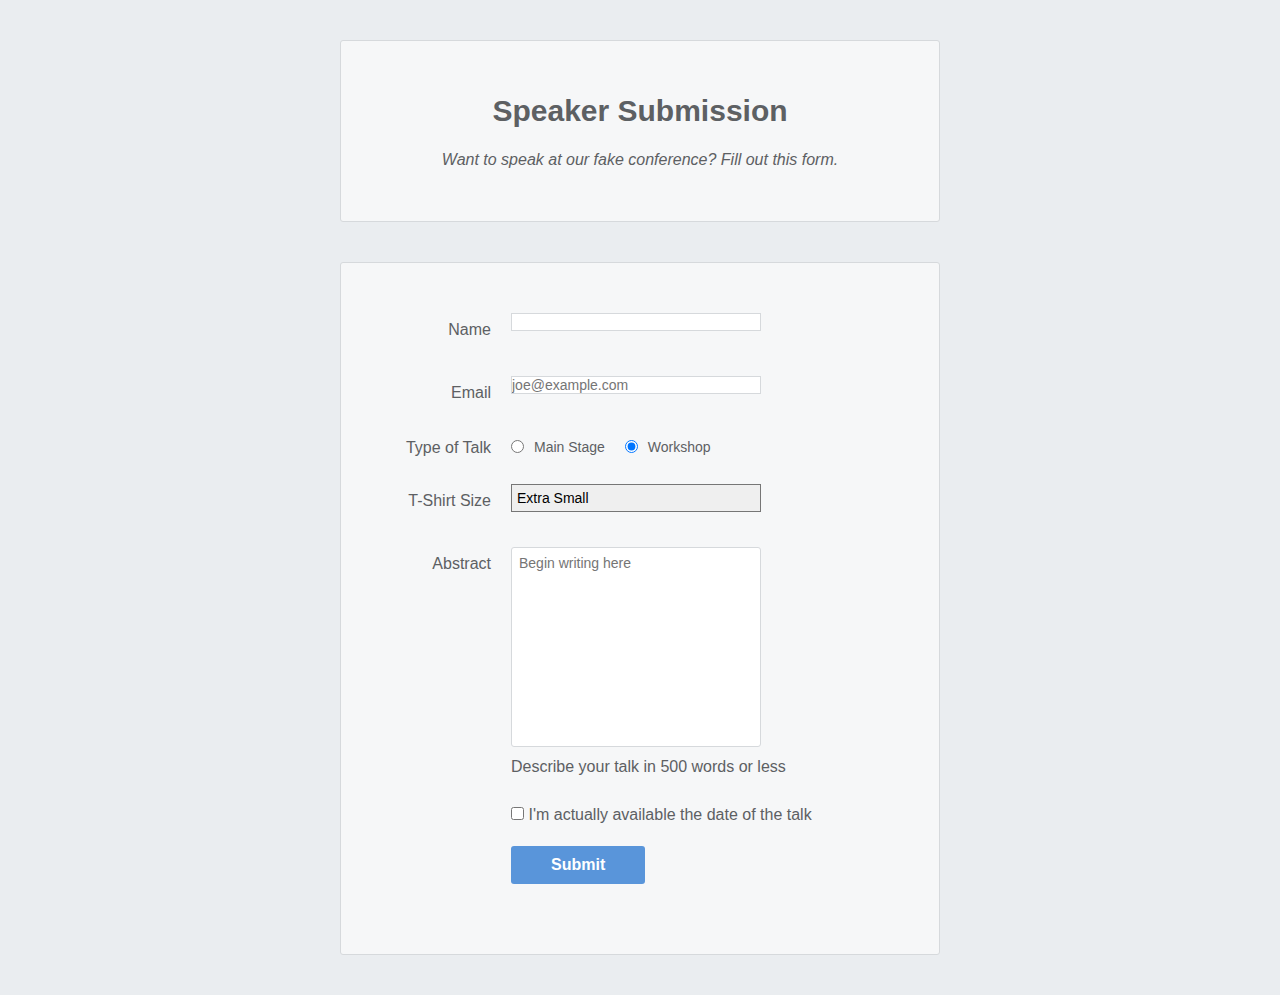
<file: Interneting Is Hard 2/forms/speaker-submission.html>
<!doctype html>
<html lang="en">
<head>
    <meta charset="UTF-8">
    <meta name="viewport"
          content="width=device-width, user-scalable=no, initial-scale=1.0, maximum-scale=1.0, minimum-scale=1.0">
    <meta http-equiv="X-UA-Compatible" content="ie=edge">
    <title>Speaker Submission</title>
    <link rel="stylesheet" href="styles.css" />
</head>
<body>
    <header class="speaker-form-header">
        <h1>Speaker Submission</h1>
        <p><em>Want to speak at our fake conference? Fill out this form.</em></p>
    </header>
    <form action="" method="get" class="speaker-form">
        <div class="form-row">
            <label for="full-name">Name</label>
            <input id="full-name" name="full-name" type="text"/>
        </div>

        <div class="form-row">
            <label for="email">Email</label>
            <input id="email" name="email" type="email" placeholder="joe@example.com">
        </div>

        <fieldset class="legacy-form-row">
            <legend>Type of Talk</legend>
            <input id="talk-type-1"
                   name="talk-type"
                   type="radio"
                   value="main-stage"/>
            <label for="talk-type-1" class="radio-label">Main Stage</label>
            <input id="talk-type-2"
                   name="talk-type"
                   type="radio"
                   value="workshop"
                   checked/>
            <label for="talk-type-2" class="radio-label">Workshop</label>
        </fieldset>

        <div class="form-row">
            <label for="t-shirt">T-Shirt Size</label>
            <select name="t-shirt" id="t-shirt">
                <option value="xs">Extra Small</option>
                <option value="s">Small</option>
                <option value="m">Medium</option>
                <option value="l">Large</option>
                <option value="xl">Extra Large</option>
                <option value="xxl">Extra Extra Large</option>
            </select>
        </div>

        <div class="form-row">
            <label for="abstract">Abstract</label>
            <textarea name="abstract" id="abstract" cols="30" rows="10" placeholder="Begin writing here"></textarea>
            <div class="instructions">Describe your talk in 500 words or less</div>
        </div>

        <div class="form-row">
            <label for="available" class="checkbox-label">
                <input type="checkbox" id="available" name="available" value="is available"/>
                <span>I'm actually available the date of the talk</span>
            </label>
        </div>

        <div class="form-row">
            <button>Submit</button>
        </div>
    </form>

</body>
</html>
</file>
<file: forms/styles.css>
* {
    margin: 0;
    padding: 0;
    box-sizing: border-box;
}

body {
    color: #5D6063;
    background-color: #EAEDF0;
    font-family: "Helvetica", "Arial", sans-serif;
    font-size: 16px;
    line-height: 1.3;

    display: flex;
    flex-direction: column;
    align-items: center;
}

.speaker-form-header {
    text-align: center;
    background-color: #F6F7F8;
    border: 1px solid #D6D9DC;
    border-radius: 3px;

    width: 80%;
    margin: 40px 0;
    padding: 50px;
}

.speaker-form-header h1 {
    font-size: 30px;
    margin-bottom: 20px;
}
</file>
<file: responsive-design/styles.css>
* {
    margin: 0;
    padding: 0;
    box-sizing: border-box; /* Best Practice */
}
.page {
    display: flex;
    flex-wrap: wrap;
}
.section {
    width: 100%;
    height: 300px;
    display: flex;
    justify-content: center;
    align-items: center;
}
.menu {
    background-color: #5995da;
    height: 80px;
}
.header {
    background-color: #b2d6ff;
    height: auto;
    justify-content: inherit;
    align-items: inherit;
}
.photo img {
    width: 100%;
    display: block;
}
.content {
    background-color: #eaedf0;
}
.sign-up {
    background-color: #d6e9fe;
}
.feature-1 {
    background-color: #f5cf8e;
}
.feature-2 {
    background-color: #f09a9d;
}
.feature-3 {
    background-color: #c8c6fa;
}
/* Mobile Styles */
@media only screen and (max-width: 400px) {
    body {
        background-color: #F09A9D;  /* Red */
    }
}
/* Tablet Styles */
@media only screen and (min-width: 401px) and (max-width: 960px) {
    /*body {
        background-color: #F5CF8E;  *//* Yellow *//*
    }*/
    .sign-up,
    .feature-1,
    .feature-2,
    .feature-3 {
        width: 50%;
    }
}
/* Desktop Styles */
@media only screen and (min-width: 961px) {
    /*body {
        background-color: #B2D6FF;  !* Blue *!
    }*/
    .page {
        width: 960px;
        margin: 0 auto; /* Vertical Horizontal */
    }
    .feature-1,
    .feature-2,
    .feature-3 {
        width: 33%;
    }
    .header {
        height: 400px;
    }
    .sign-up {
        height: 200px;
        order: 1;
    }
    .content {
        order: 2;
    }
}

.illustration img {
    width: 100%;
    display: block;
}
</file>
<file: web-typography/typo.css>
@font-face {
  font-family: "Roboto";
  src: url("Roboto-Light-webfont.woff") format("woff");
  font-style: normal;
  font-weight: 300;
}

@font-face {
  font-family: "Roboto";
  src: url("Roboto-LightItalic-webfont.woff") format("woff");
  font-style: italic;
  font-weight: 300;
}

@font-face {
  font-family: "Roboto";
  src: url("Roboto-Bold-webfont.woff") format("woff");
  font-style: normal;
  font-weight: 700;
}
/* DON'T NAME FONT FAMILIES LIKE THIS
@font-face {
  font-family: "Roboto";
  src: url("Roboto-Light-webfont.woff") format("woff");
}

@font-face {
  font-family: "Roboto Light Italic";
  src: url("Roboto-LightItalic-webfont.woff") format("woff");
}

@font-face {
  font-family: "Roboto Bold";
  src: url("Roboto-Bold-webfont.woff") format("woff");
} */

* {
  margin: 0;
  padding: 0;
  box-sizing: border-box;
}

body {
  font-family: "Roboto", sans-serif; /* Added "Roboto" here */
  font-weight: 300;
  font-size: 18px;
  line-height: 1.8em;
  color: #5d6063;
}

em,
strong {
  font-synthesis: none;
}

em {
  font-style: italic;
}

strong {
  font-weight: bold; /* Or 700 */
}

h1,
h2,
h3,
h4,
h5,
h6 {
  line-height: 1.3em;
  font-weight: normal;
  font-style: normal;
}

header {
  text-align: center;
  color: #fff;
}

nav {
  background-color: #54575a;
}

nav ul {
  display: flex;
  justify-content: space-between;
  flex-wrap: wrap;

  width: 100%;
  max-width: 900px;
  margin: 0 auto;
}

nav li {
  list-style-type: none;

  width: 50%;
  padding-top: 0.5em;
  padding-bottom: 0.5em;

  border-top: 1px solid #888f95;
}

nav li:nth-of-type(1),
nav li:nth-of-type(2) {
  border-top: none;
}

nav li:nth-of-type(2n) {
  border-left: 1px solid #888f95;
}

nav li.selected {
  color: #54a5c4;
}

nav a:link,
nav a:visited {
  color: #888f95;
  text-decoration: none;
}

nav a:hover,
nav a:visited:hover,
nav a:active,
nav a:visited:active {
  color: #54a5c4;
  text-decoration: underline;
}

.hero {
  padding-top: 9em;
  padding-bottom: 9em;
  background-color: #5d6063;
}

.hero h1 {
  font-size: 50px;
}

.section {
  padding: 4em 1em;

  margin: 0 auto;
  max-width: 540px;
}

.section h2 {
  font-size: 30px;
  margin-bottom: 0.7em;
}

.section--gray {
  border-top: 1px solid #d6d9dc;
}

.section--blue {
  border-top: 1px solid #b2d6ff;
}

.section--blue h2 {
  color: #5995da;
}

.section--red {
  border-top: 1px solid #f09a9d;
}

.section--red h2 {
  color: #d55c5f;
}

.section:first-of-type {
  border-top: none;
}

.section p,
.section ul,
.section ol,
.section figure {
  margin-bottom: 1em;
}

.section p:last-child,
.section ul:last-child,
.section ol:last-child,
.section figure:last-child {
  margin-bottom: 0;
}

.button:link,
.button:visited {
  display: block;
  text-decoration: none;

  color: #fff;
  background-color: #4a90e2;
  font-weight: bold;
  padding: 10px;
  border-radius: 5px;
  text-align: center;

  margin: 1.8em auto;
}

.button:hover,
.button:visited:hover {
  color: #fff;
  background-color: #6aa9f4;
}

.button:active,
.button:visited:active {
  color: #fff;
  background-color: #3f7cc4;
}

@media only screen and (min-width: 580px) {
  .section {
    margin: 4em auto;
    padding: 2.5em 3em;
  }
  .section--gray:first-of-type,
  .section--gray {
    border: 1px solid #d6d9dc;
  }
  .section--blue:first-of-type,
  .section--blue {
    border: 1px solid #b2d6ff;
  }
  .section--red:first-of-type,
  .section--red {
    border: 1px solid #f09a9d;
  }
}

@media only screen and (min-width: 750px) {
  nav {
    padding-left: 2em;
    padding-right: 2em;
  }
  nav li {
    width: auto;
    border-top: none;
  }

  nav li:nth-of-type(2n) {
    border-left: none;
  }
}
</file>
<file: Interneting Is Hard 2/forms/styles.css>
* {
    margin: 0;
    padding: 0;
    box-sizing: border-box;
}

body {
    color: #5D6063;
    background-color: #EAEDF0;
    font-family: "Helvetica", "Arial", sans-serif;
    font-size: 16px;
    line-height: 1.3;

    display: flex;
    flex-direction: column;
    align-items: center;
}

.speaker-form-header {
    text-align: center;
    background-color: #F6F7F8;
    border: 1px solid #D6D9DC;
    border-radius: 3px;

    width: 80%;
    margin: 40px 0;
    padding: 50px;
}

.speaker-form-header h1 {
    font-size: 30px;
    margin-bottom: 20px;
}

.speaker-form {
    background-color: #F6F7F8;
    border: 1px solid #D6D9DC;
    border-radius: 3px;

    width: 80%;
    padding: 50px;
    margin: 0 0 40px 0;
}

.form-row {
    margin-bottom: 40px;
    display: flex;
    justify-content: flex-start;
    flex-flow: column wrap;
}

.form-row input[type="text"],
.form-row input[type="email"] {
    background-color: #FFFFFF;
    border: 1px solid #D6D9DC;
    border-raidius: 3px;
    width: 100%;
    paddign: 7px;
    font-size: 14px;
}

.form-row label {
    margin-bottom: 15px;
}

.form-row input[type="text"]:invalid,
.form-row input[type="email"]:invalid {
    border: 1px solid #D55C5F;
    color: #D55C5F;
    box-shadow: none;   /*  Remove default red glow in Firefox */
}

.legacy-form-row {
    border: none;
    margin-bottom: 40px;
}

.legacy-form-row legend {
    margin-bottom: 15px;
}

.legacy-form-row .radio-label {
    display: block;
    font-size: 14px;
    padding: 0 20px 0 10px;
}

.legacy-form-row input[type="radio"] {
    margin-top: 2px;
}

.legacy-form-row .radio-label,
.legacy-form-row input[type="radio"] {
    float: left;
}

.form-row select {
    width: 100%;
    padding: 5px;
    font-size: 14px;            /* This won't work in Chrome or Safari */
    -webkit-appearance: none;   /* This will make it work */
}

.form-row textarea {
    font-family: "Helvetica", "Arial", sans-serif;
    font-size: 14px;

    border: 1px solid #D6D9DC;
    border-radius: 3px;

    min-height: 200px;
    margin-bottom: 10px;
    padding: 7px;
    resize: none;
}

.form-row instructions {
    color: #999999;
    font-size: 14px;
    margin-bottom: 30px;
}

.form-row .checkbox-label {
    margin-bottom: 0;
}

.form-row button {
    font-size: 16px;
    font-weight: bold;

    color: #FFFFFF;
    background-color: #5995DA;

    border: none;
    border-radius: 3px;

    padding: 10px 40px;
    cursor: pointer;
}

.form-row button:hover {
    background-color: #76AEED;
}

.form-row button:active {
    background-color: #407FC7;
}

@media only screen and (min-width: 700px) {
    .form-row input[type="text"],
    .form-row input[type="email"],
    .form-row select,
    .form-row textarea {
        width: 250px;
        height: initial;
    }

    .speaker-form-header,
    .speaker-form {
        width: 600px;
    }
    .form-row {
        flex-direction: row;
        align-items: flex-start;    /* To avoid stretching */
        margin-bottom: 20px;
    }
    .form-row input[type="input"] {
        width: 250px;
        height: initial;
    }
    .form-row label {
        text-align: right;
        width: 120px;
        margin-top: 7px;
        padding-right: 20px;
    }
    .legacy-form-row {
        margin-bottom: 10px;
    }
    .legacy-form-row legend {
        width: 120px;
        text-align: right;
        padding-right: 20px;
    }
    .legacy-form-row legend {
        float: left;
    }
    .form-row .instructions {
        margin-left: 120px;
    }
    .form-row .checkbox-label {
        margin-left: 120px;
        width: auto;
    }
    .form-row button {
        margin-left: 120px;
    }
}
</file>
